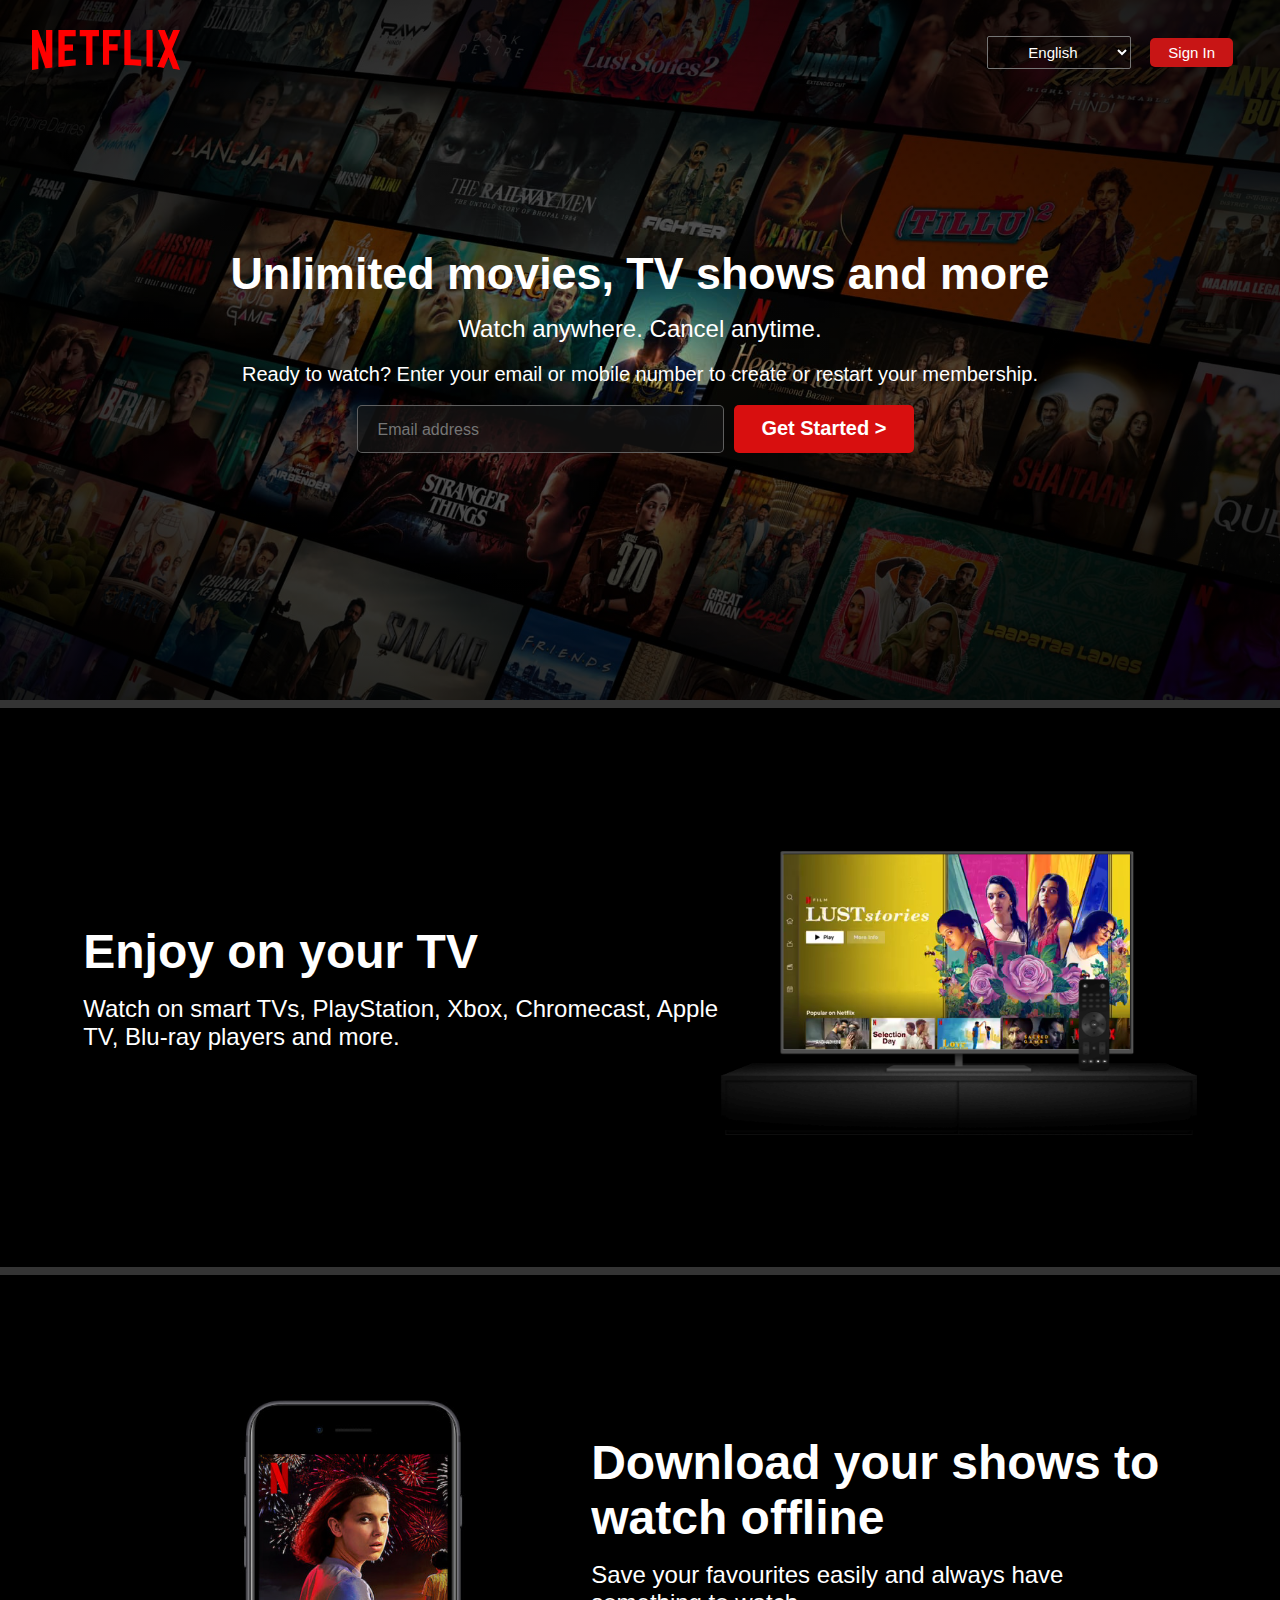
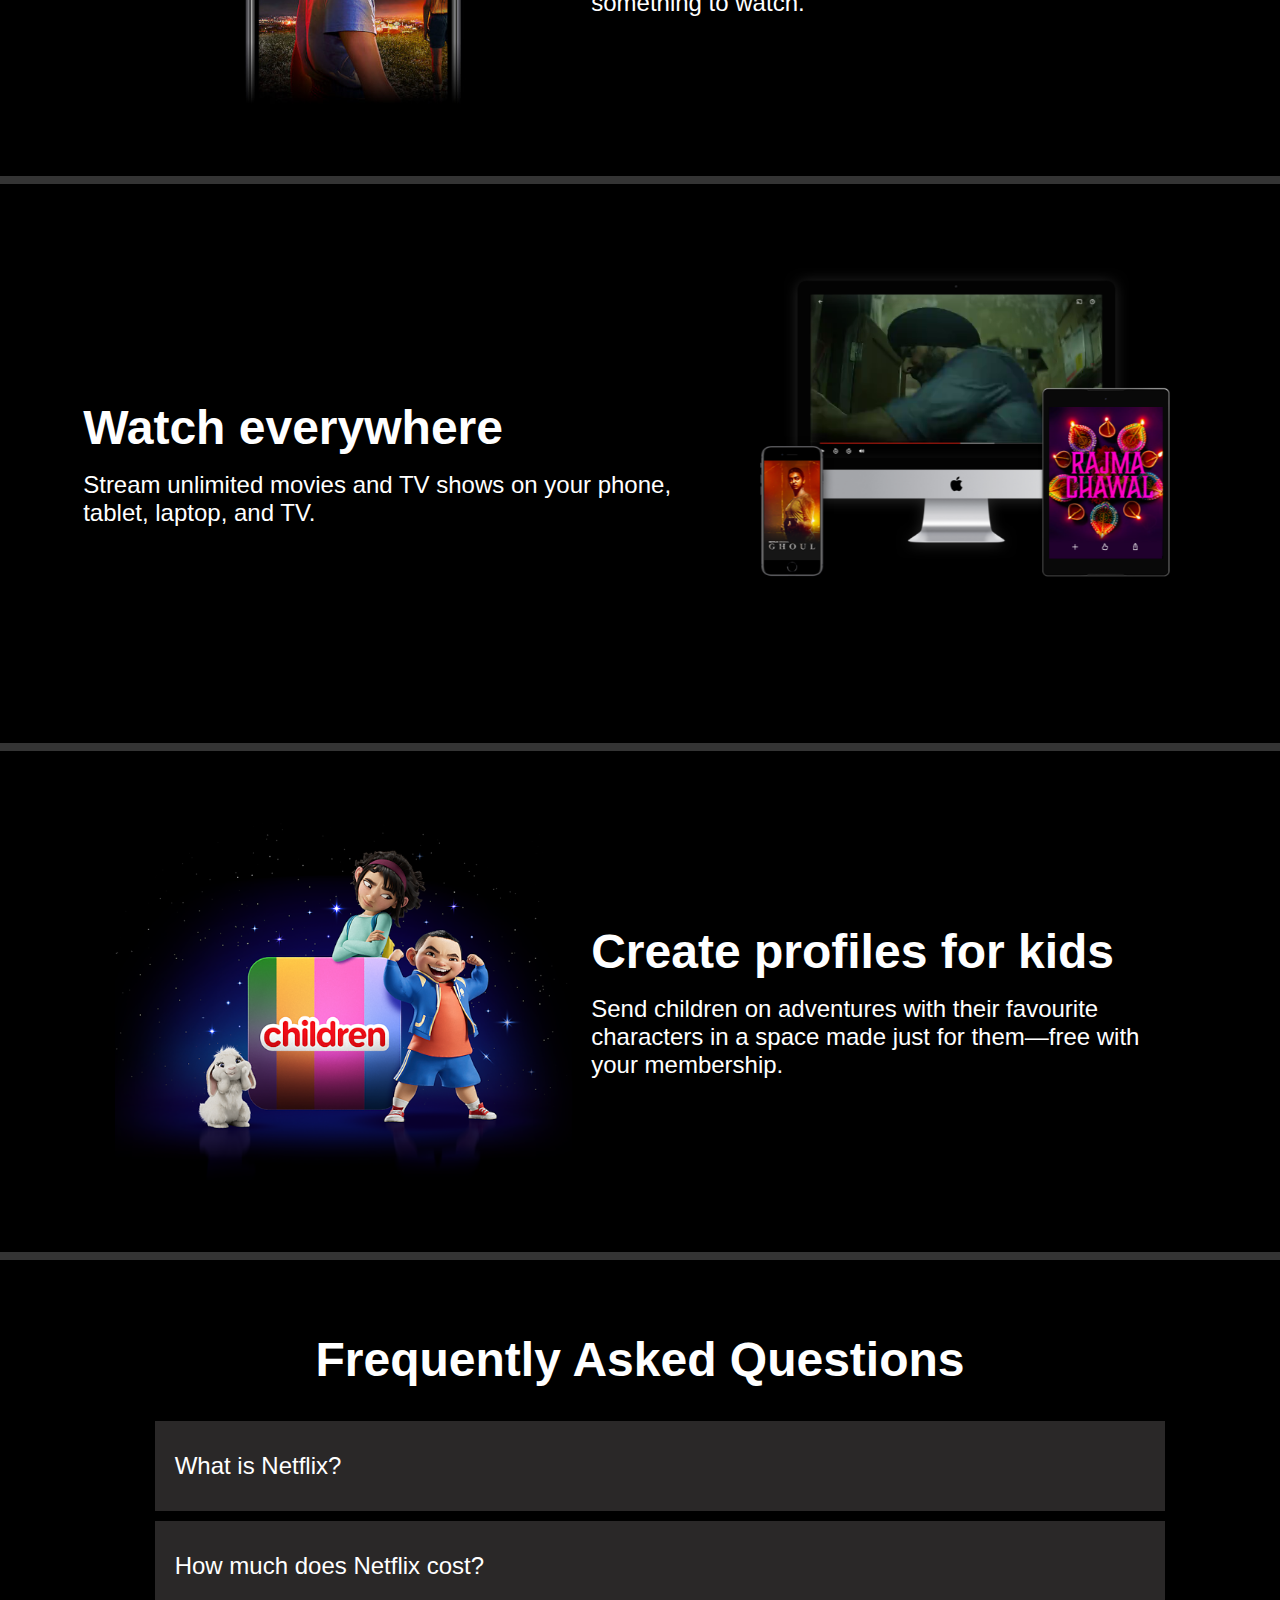
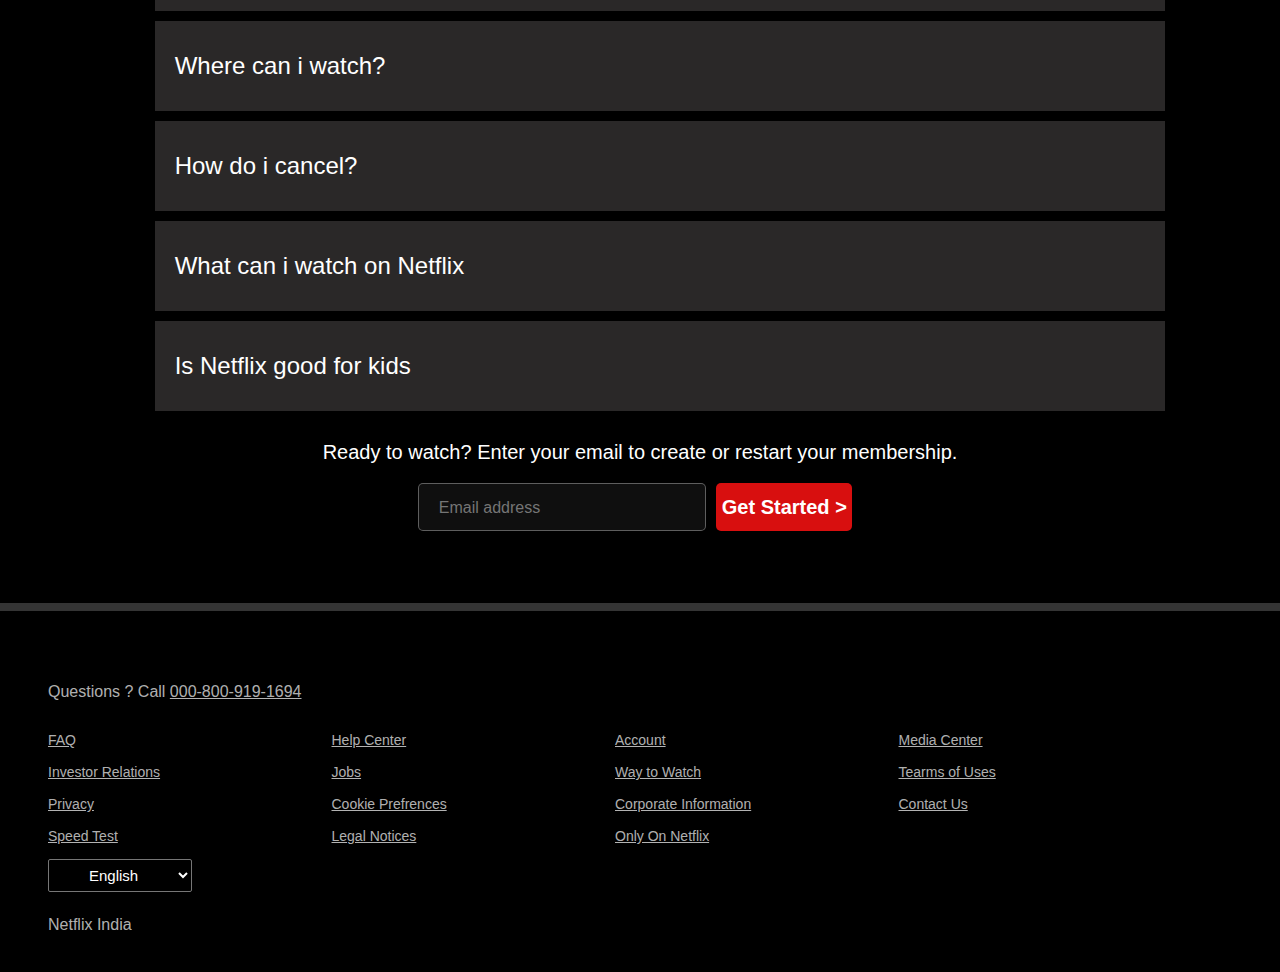
<file: netflix clone/index.html>
<!DOCTYPE html>
<html lang="en">

<head>
    <meta charset="UTF-8">
    <meta name="viewport" content="width=device-width, initial-scale=1.0">
    <title>NETFLIX CLONE</title>
    <link rel="stylesheet" href="style.css">
    <link rel="stylesheet" href="https://cdnjs.cloudflare.com/ajax/libs/font-awesome/6.5.2/css/all.min.css"
        integrity="sha512-SnH5WK+bZxgPHs44uWIX+LLJAJ9/2PkPKZ5QiAj6Ta86w+fsb2TkcmfRyVX3pBnMFcV7oQPJkl9QevSCWr3W6A=="
        crossorigin="anonymous" referrerpolicy="no-referrer" />
</head>

<body>
    <div class="main">
        <div class="nav_bar">
            <div class="nav_logo">
                <img src="./assets/logo.svg">
            </div>
            <div class="nav_buttons">
                <select>
                    <option value="English">English</option>
                    <option value="Hindi">Hindi</option>
                </select>
                <button>
                    Sign In
                </button>
            </div>
        </div>
        <div class="hero_section">

        </div>
        <div class="hero_msg">
            <h1> Unlimited movies, TV shows and more</h1>
            <h2>Watch anywhere. Cancel anytime.</h2>
            <div class="input_btn">
                <p>Ready to watch? Enter your email or mobile number to create or restart your membership.</p>
                <div class="input2">
                    <input type="text" placeholder="Email address">
                    <button>Get Started &gt;</button>
                </div>
            </div>
        </div>
    </div>

    <div class="sepration">

    </div>

    <section class="1st_sec">
        <div class="sec1_para">
            <h1>Enjoy on your TV</h1>
            <h3>Watch on smart TVs, PlayStation, Xbox, Chromecast, Apple TV, Blu-ray players and more.</h3>
        </div>
        <div class="sec1_img">
            <img src="./assets/tv.img">
            <video src="./assets/video-tv-in-0819.m4v" autoplay loop muted></video>
        </div>
    </section>

    <div class="sepration">

    </div>

    <section class="1st_sec reverse">
        <div class="sec1_para">
            <h1>Download your shows to watch offline</h1>
            <h3>Save your favourites easily and always have something to watch.</h3>
        </div>
        <div class="sec1_img">
            <img src="./assets/mobile-sec2">
        </div>
    </section>

    <div class="sepration">

    </div>

    <section class="1st_sec">
        <div class="sec1_para">
            <h1>Watch everywhere</h1>
            <h3>Stream unlimited movies and TV shows on your phone, tablet, laptop, and TV.</h3>
        </div>
        <div class="sec1_img sec3video">
            <img src="./assets/sec3 img">
            <video src="./assets/video-devices-in.m4v" autoplay loop muted></video>
        </div>
    </section>

    <div class="sepration">

    </div>

    <section class="1st_sec reverse">
        <div class="sec1_para">
            <h1>Create profiles for kids</h1>
            <h3>Send children on adventures with their favourite characters in a space made just for them—free with your
                membership.
            </h3>
        </div>
        <div class="sec1_img">
            <img src="./assets/sec4 img">
        </div>
    </section>

    <div class="sepration">

    </div>

    <section class="last_content">
        <div class="heading">
            <h1>Frequently Asked Questions</h1>
        </div>
        <div class="bar">
            <div class="box">
                <span>What is Netflix?</span>
                <span><i class="fa-solid fa-plus"></i></span>
            </div>
            <div class="box">
                <span> How much does Netflix cost?</span>
                <span><i class="fa-solid fa-plus"></i></span>
            </div>
            <div class="box">
                <span> Where can i watch?</span>
                <span><i class="fa-solid fa-plus"></i></span>
            </div>
            <div class="box">
                <span> How do i cancel?</span>
                <span><i class="fa-solid fa-plus"></i></span>
            </div>
            <div class="box">
                <span> What can i watch on Netflix</span>
                <span><i class="fa-solid fa-plus"></i></span>
            </div>
            <div class="box">
                <span> Is Netflix good for kids</span>
                <span><i class="fa-solid fa-plus"></i></span>
            </div>
        </div>
        <div class="hero_msg">
            <div class="input_btn">
                <p>Ready to watch? Enter your email to create or restart your membership.</p>
                <div class="input2">
                    <input type="text" placeholder="Email address">
                    <button>Get Started &gt;</button>
                </div>
            </div>
        </div>
    </section>

    <div class="sepration">

    </div>

    <footer>
        <div class="foot_call">
            Questions ? Call <a href="#">000-800-919-1694</a>
        </div>
        <div class="iteams">
            <div class="footer_iteam">
                <a href="#">FAQ</a>
                <a href="#">Investor Relations</a>
                <a href="#">Privacy</a>
                <a href="#">Speed Test</a>
            </div>
            <div class="footer_iteam">
                <a href="#">Help Center</a>
                <a href="#">Jobs</a>
                <a href="#">Cookie Prefrences</a>
                <a href="#">Legal Notices</a>
            </div>
            <div class="footer_iteam">
                <a href="#">Account</a>
                <a href="#">Way to Watch</a>
                <a href="#">Corporate Information</a>
                <a href="#">Only On Netflix</a>
            </div>
            <div class="footer_iteam">
                <a href="#">Media Center</a>
                <a href="#">Tearms of Uses</a>
                <a href="#">Contact Us</a>
            </div>
        </div>
        <div class="foot_call">
            <select>
                <option value="English">English</option>
                <option value="Hindi">Hindi</option>
            </select>
        </div>
        <div class="foot_call net">
            Netflix India
        </div>
    </footer>
</body>

</html>
</file>
<file: netflix clone/style.css>
* {
    padding: 0;
    margin: 0;
}

body {
    background-color: black;
}

.main {
    background-image: url(./assets/hero\ image.jpg);
    height: 95vh;
    background-size: cover;
    background-repeat: no-repeat;
    background-position: center;
    object-fit: cover;
    position: relative;
}

.nav_bar {
    display: flex;
    justify-content: space-between;
    align-items: center;
    max-width: 70%;
    margin: auto;
}

.nav_logo img {
    height: 100px;
    max-width: 148px;
    color: red;
    position: relative;
    z-index: 10;
}

.nav_buttons {
    position: relative;
    z-index: 10;
}

.hero_section {
    height: 100%;
    width: 100%;
    opacity: 0.90;
    position: absolute;
    top: 0;
    background: radial-gradient(transparent 0%, #000000a1 25%, black 100%);
}

.nav_buttons button {
    padding: 6px 18px;
    background: #c81515;
    color: white;
    border: none;
    border-radius: 5px;
    margin: 0px 15px;
    font-size: 15px;
}

select {
    padding: 6px 36px;
    background: transparent;
    color: white;
    font-size: 15px;
    border-radius: 2px;
}

.main .hero_msg {
    color: white;
    display: flex;
    flex-direction: column;
    justify-content: center;
    align-items: center;
    position: relative;
    z-index: 1;
    height: 100%;
    font-family: sans-serif;
    position: absolute;
    top: 0;
    width: 100%;
}

.hero_msg h1 {
    font-size: 3rem;
    font-weight: 900;
}

.hero_msg h2 {
    margin: 16px 0 0;
    font-size: 1.5rem;
    font-weight: 400;
}

.hero_msg p {
    font-size: 1.25rem;
    line-height: 1.5;
    font-weight: 400;
}

.input_btn {
    max-width: 50.625rem;
    width: 100%;
    text-align: center;
    margin: 1rem 0 0;
    display: flex;
    flex-direction: column;
}

input[type="text"] {
    padding: 12px 20px 10px;
    font-size: 1rem;
    line-height: 1.5;
    width: 100%;
    background: transparent;
    border: 1px solid white;
    border-radius: 5px;
    max-width: 36.625rem;
    position: relative;
    color: rgba(255, 255, 255, 0.7);
    background: rgba(22, 22, 22, 0.7);
    border-color: rgba(128, 128, 128, 0.7);
}

button {
    padding: 8px 20px 10px;
    font-size: 1.5rem;
    background-color: #d80f0f;
    color: white;
    border: none;
    border-radius: 5px;
}

.input2 {
    display: flex;
    margin: 1rem auto 0;
    width: 70%;
}

.input2 button {
    padding: 0px 0px 0px;
    font-size: 20px;
    background-color: #d80f0f;
    color: white;
    border: none;
    border-radius: 5px;
    margin: 0 10px;
    width: 55%;
    font-weight: 700;
    font-family: sans-serif;
}

.sepration {
    height: 8px;
    background-color: #343434;
}

section.\31 st_sec {
    display: flex;
    justify-content: center;
    align-items: center;
    max-width: 78vw;
    margin: auto;
    padding: 72px 0;
}

.sec1_para {
    color: white;
    font-family: sans-serif;
}

.sec1_para h1 {
    font-size: 48px;
}

.sec1_para h3 {
    font-size: 24px;
    margin: 16px 0 0;
}

.sec1_img {
    height: 438px;
    width: 585px;
    position: relative;
    top: 0;
}

.sec1_img video {
    position: absolute;
    top: 97px;
    right: 20px;
}

.sec1_img img {
    position: relative;
    z-index: 10;
}

section.\31 st_sec.reverse {
    display: flex;
    flex-direction: row-reverse;
    max-width: 82vw;
}

.reverse .sec1_img {
    height: 100%;
    width: 100%;
    position: relative;
    top: 0;
}

.sec3video video {
    position: absolute;
    top: 35px;
    right: 50px;
    height: 220px;
    width: 435px;
}

section.last_content {
    color: white;
    display: flex;
    flex-direction: column;
    justify-content: center;
    align-items: center;
    margin: auto;
    font-family: sans-serif;
    padding: 72px;
    max-width: calc(83.33333333333334% - 6rem);
}

.bar .box {
    height: 50px;
    color: white;
    width: 100%;
    margin: 10px 0px;
    background-color: #2a2828;
    display: flex;
    justify-content: space-between;
    align-items: center;
    padding: 20px;
    font-size: 24px;
    border: none;
}

.bar {
    width: 100%;
    padding: 1.5rem 0 0;
}

.heading h1 {
    font-size: 48px;
    font-weight: 800;
}

.iteams {
    display: flex;
    justify-content: space-between;
    align-items: baseline;
    margin: 0.95rem 0;
}

.footer_iteam {
    display: flex;
    justify-content: space-between;
    flex-direction: column;
    width: 100%;
}

.footer_iteam a {
    color: #ffffffb3;
    margin: 16px 0 0 0px;
    font-size: 14px;
}

footer {
    margin: 72px 126px;
    padding: 0 48px 0;
    font-family: sans-serif;
}

.foot_call {
    color: #ffffffb3;
    /* display: flex; */
    justify-content: flex-start;
    /* max-width: 67vw; */
    /* margin: auto; */
}

.foot_call a {
    color: #ffffffb3;
}

.foot_call.net {
    margin: 24px 0 0;
}


@media screen and (min-width: 1024px) and (max-width: 1600px) {
    .nav_bar {
        display: flex;
        justify-content: space-between;
        align-items: center;
        max-width: 95%;
        margin: auto;
    }

    .main {
        background-image: url("./assets/hero image.jpg");
        height: 43.75rem;
        background-size: cover;
        background-repeat: no-repeat;
        background-position: center;
        object-fit: cover;
        position: relative;
    }

    .hero_msg h1 {
        font-size: 2.8rem;
        font-weight: 900;
    }

    .sec1_img {
        height: 415px;
        width: 477px;
        position: relative;
        top: 0;
    }

    .sec1_img img {
        position: relative;
        z-index: 10;
        height: 357px;
        width: 476px;
    }

    .sec1_img video {
        position: absolute;
        top: 72px;
        right: 67px;
        width: 350px;
        height: 199px;
    }

    section.\31 st_sec {
        display: flex;
        justify-content: center;
        align-items: center;
        max-width: 87vw;
        margin: auto;
        padding: 72px 0;
    }

    .sec1_para h3 {
        font-size: 24px;
        margin: 16px 0 0;
        font-weight: 200;
    }

    .sec3video video {
        position: absolute;
        top: 16px;
        right: 90px;
        width: 300px;
        height: 190px;
    }

    .reverse .sec1_img {
        height: 357px;
        width: 477px;
        position: relative;
        top: 0;
    }

    footer {
        margin: 72px 50px 38px 0px;
        padding: 0 48px 0;
        font-family: sans-serif;
    }
}

@media screen and (min-width: 776px) and (max-width: 1024px) {
    .nav_bar {
        display: flex;
        justify-content: space-between;
        align-items: center;
        max-width: 90%;
        margin: auto;
    }

    .main {
        background-image: url("./assets/hero image.jpg");
        height: 43.75rem;
        background-size: cover;
        background-repeat: no-repeat;
        background-position: center;
        object-fit: cover;
        position: relative;
    }

    .main .hero_msg {
        color: white;
        display: flex;
        flex-direction: column;
        justify-content: center;
        align-items: center;
        position: relative;
        z-index: 1;
        height: 100%;
        font-family: sans-serif;
        position: absolute;
        top: 0;
        width: 100%;
    }

    .hero_msg h1 {
        font-size: 2.0rem;
        font-weight: 900;
    }

    section.\31 st_sec {
        display: flex;
        justify-content: center;
        align-items: center;
        max-width: 78vw;
        margin: auto;
        padding: 72px 0;
        flex-direction: column;
    }

    .sec1_para {
        color: white;
        font-family: sans-serif;
        text-align: center;
    }

    .sec1_para h1 {
        font-size: 40px;
    }

    .sec1_para h3 {
        font-size: 20px;
        margin: 16px 0 0;
    }

    section.\31 st_sec.reverse {
        display: flex;
        flex-direction: column;
        max-width: 82vw;
    }

    section.last_content {
        color: white;
        display: flex;
        flex-direction: column;
        justify-content: center;
        align-items: center;
        margin: auto;
        font-family: sans-serif;
        /* padding: 72px; */
        max-width: calc(86.333333% - 6rem);
    }

    .heading h1 {
        font-size: 35px;
        font-weight: 800;
    }

    .input2 button {
        padding: 0px 0px 0px;
        font-size: 16px;
        background-color: #d80f0f;
        color: white;
        border: none;
        border-radius: 5px;
        margin: 0 10px;
        width: 55%;
        font-weight: 700;
        font-family: sans-serif;
    }

    footer {
        margin: 72px 30px;
        padding: 0 15px 0;
        font-family: sans-serif;
    }
}

@media screen and (min-width: 360px) and (max-width: 776px){
    .nav_bar {
        display: flex;
        justify-content: space-between;
        align-items: center;
        max-width: 95%;
        margin: auto;
    }
    .nav_logo img {
        height: 70px;
        max-width: 110px;
        color: red;
        position: relative;
        z-index: 10;
    }
    select {
        padding: 6px 30px;
        background: transparent;
        color: white;
        font-size: 14px;
        border-radius: 2px;
    }
    .nav_buttons button {
        padding: 6px 15px;
        background: #c81515;
        color: white;
        border: none;
        border-radius: 5px;
        margin: 0px 10px;
        font-size: 15px;
    }
    .main {
        background-image: url("./assets/hero image.jpg");
        height: 35rem;
        background-size: cover;
        background-repeat: no-repeat;
        background-position: center;
        object-fit: cover;
        position: relative;
    }
    .hero_msg h1 {
        font-size: 30px;
        font-weight: 700;
        text-align: center;
    }

    .hero_msg h2 {
        margin: 16px 0 0;
        font-size: 1.0rem;
        font-weight: 400;
    }

    .hero_msg p {
        font-size: 1.0rem;
        line-height: 1.5;
        font-weight: 400;
    }

    .input2 button {
        padding: 0px 0px 0px;
        font-size: 13px;
        background-color: #d80f0f;
        color: white;
        border: none;
        border-radius: 5px;
        margin: 0 10px;
        width: 85%;
        font-weight: 700;
        font-family: sans-serif;
    }

    section.\31 st_sec {
        display: flex;
        justify-content: center;
        align-items: center;
        max-width: 78vw;
        margin: auto;
        padding: 72px 0;
        flex-direction: column;
    }

    .sec1_para {
        color: white;
        font-family: sans-serif;
        text-align: center;
    }

    .sec1_para h1 {
        font-size: 32px;
    }

    .sec1_para h3 {
        font-size: 18px;
        margin: 16px 0 0;
        font-weight: 100;
    }

    .sec1_img {
        height: 342px;
        width: 380px;
        position: relative;
        top: 0;
    }

    .sec1_img img {
        position: relative;
        z-index: 10;
        width: 100%;
        height: 100%;
    }

    .sec1_img video {
        position: absolute;
        top: 36px;
        right: 2px;
        width: 328px;
        height: 256px;
    }

    section.\31 st_sec.reverse {
        display: flex;
        flex-direction: column;
        max-width: 82vw;
    }

    .sec1_para {
        color: white;
        font-family: sans-serif;
        text-align: center;
    }

    .sec1_para h1 {
        font-size: 24px;
    }

    .sec1_para h3 {
        font-size: 14px;
        margin: 16px 0 0;
        font-weight: 100;
    }
    .sec3video video {
        position: absolute;
        top: 34px;
        right: 52px;
        width: 280px;
        height: 140px;
    }

    section.last_content {
        color: white;
        display: flex;
        flex-direction: column;
        justify-content: center;
        align-items: center;
        margin: auto;
        font-family: sans-serif;
        padding: 30px;
        max-width: calc(96.333333% - 5rem);
    }
    .heading h1 {
        font-size: 24px;
        font-weight: 600;
        text-align: center;
    }
    .bar .box {
        height: 50px;
        color: white;
        margin: 10px 0px;
        background-color: #2a2828;
        display: flex;
        justify-content: space-between;
        align-items: center;
        padding: 8px;
        font-size: 16px;
        border: none;
    }
    .input2 {
        display: flex;
        margin: 1rem auto 0;
        width: 70%;
        flex-direction: column;
        justify-content: center;
        align-items: center;
    }
    input[type="text"] {
        padding: 12px 20px 10px;
        font-size: 1rem;
        line-height: 1.5;
        width: 100%;
        background: transparent;
        border: 1px solid white;
        border-radius: 5px;
        max-width: 30.625rem;
        position: relative;
        color: rgba(255, 255, 255, 0.7);
        background: rgba(22, 22, 22, 0.7);
        border-color: rgba(128, 128, 128, 0.7);
        margin: 5px;
    }
    .input2 button {
        padding: 12px;
        font-size: 15px;
        background-color: #d80f0f;
        color: white;
        border: none;
        border-radius: 5px;
        width: 62%;
        font-weight: 700;
        font-family: sans-serif;
        margin: 7px;
    }

    footer {
        margin: 72px 10px;
        padding: 0 20px 0;
        font-family: sans-serif;
    }

    .iteams {
        display: flex;
        justify-content: space-between;
        align-items: baseline;
        margin: 0.95rem 0;
        flex-wrap: wrap;
    }
    
    
        
}
</file>
